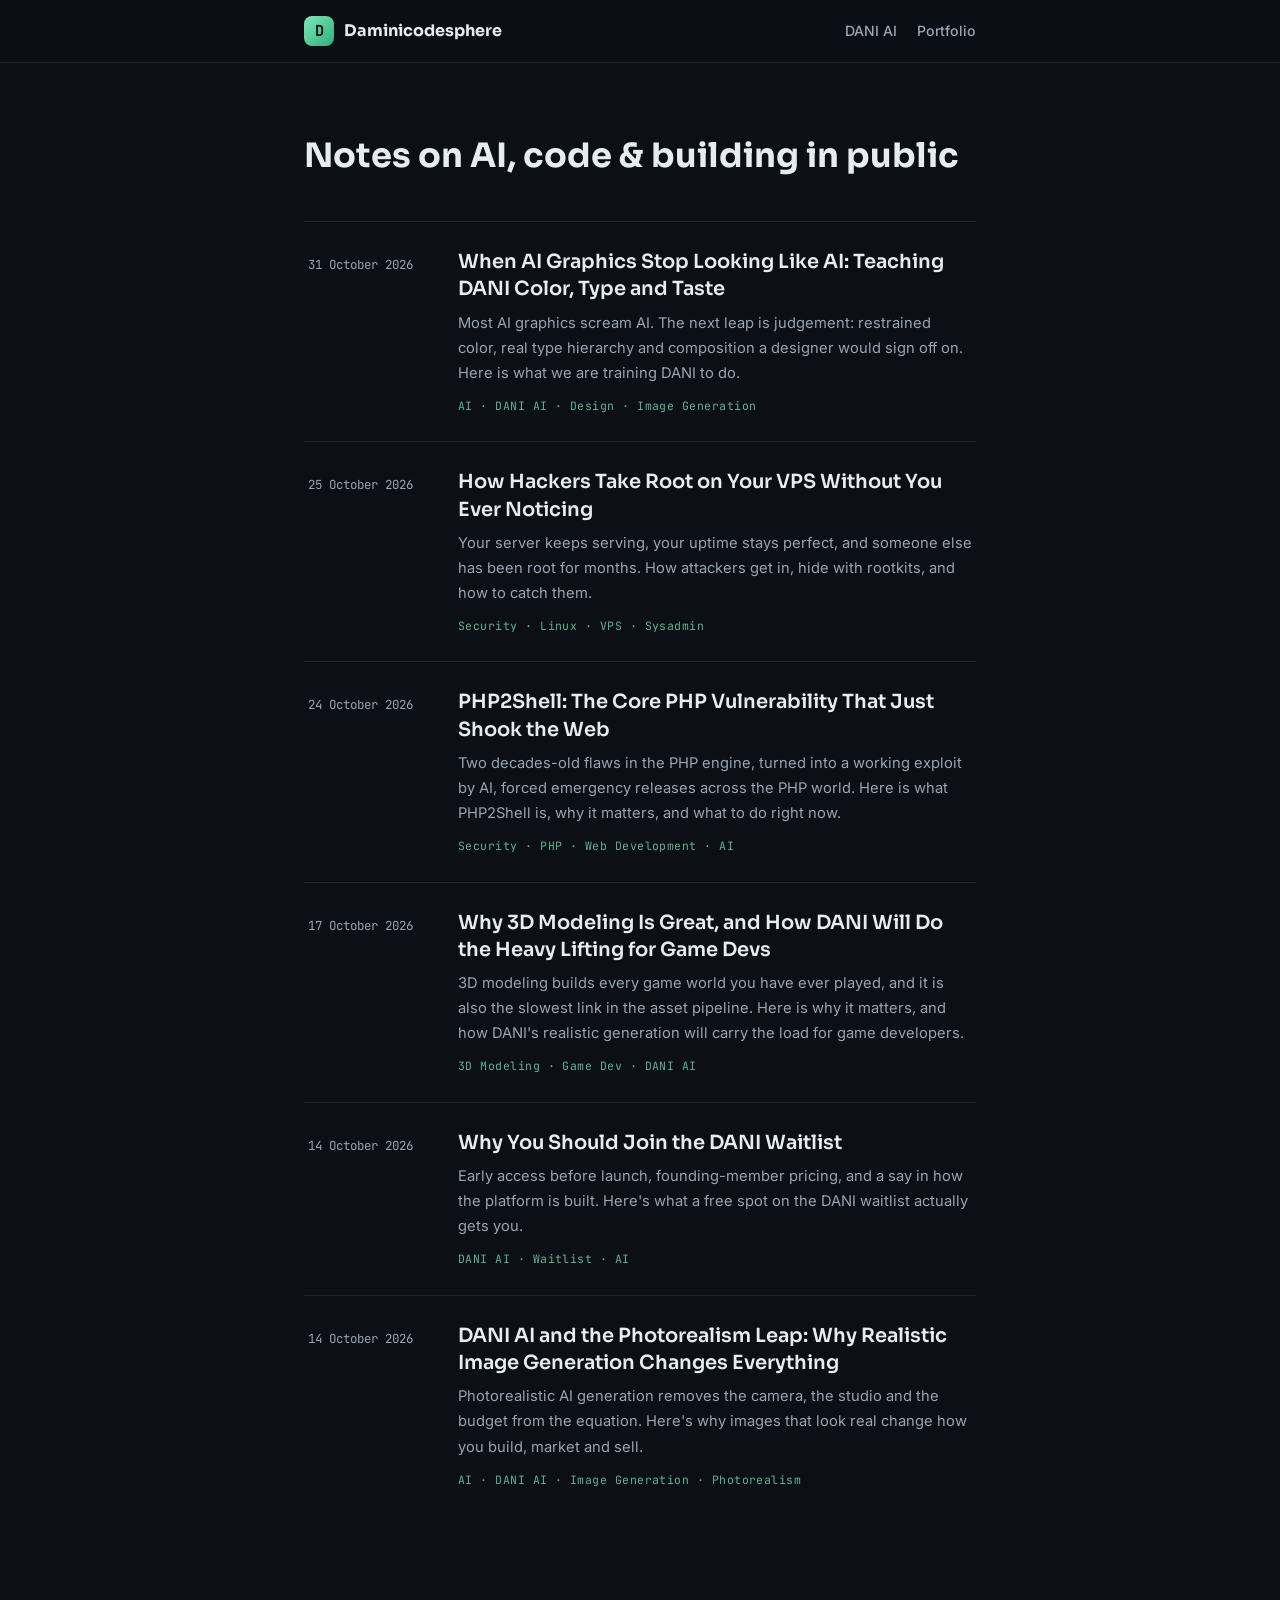
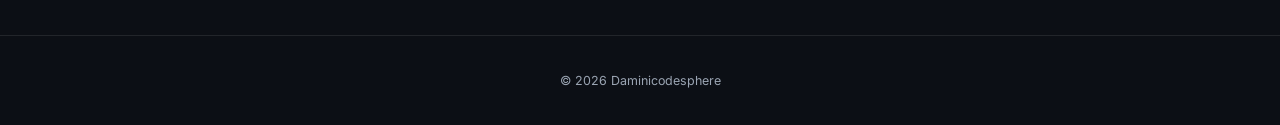
<file: index.html>
<!DOCTYPE html>
<html lang="en">
<head>
  <meta charset="UTF-8" />
  <meta name="viewport" content="width=device-width, initial-scale=1.0" />
  <title>Daminicodesphere Blog</title>
  <meta name="description" content="Notes on AI, code and building in public from Daminicodesphere." />
  <meta property="og:title" content="Daminicodesphere Blog" />
  <meta property="og:description" content="Notes on AI, code and building in public from Daminicodesphere." />
  <meta property="og:type" content="website" />
  <meta property="og:site_name" content="Daminicodesphere Blog" />
  <meta property="og:url" content="https://blog.daminicodesphere.org/" />
  <meta property="og:image" content="https://blog.daminicodesphere.org/assets/img/blog-og.png" />
  <meta property="og:image:width" content="1200" />
  <meta property="og:image:height" content="630" />
  <meta property="og:image:alt" content="Daminicodesphere Blog, notes on AI, code and building in public" />
  <meta name="twitter:card" content="summary_large_image" />
  <meta name="twitter:title" content="Daminicodesphere Blog" />
  <meta name="twitter:description" content="Notes on AI, code and building in public from Daminicodesphere." />
  <meta name="twitter:image" content="https://blog.daminicodesphere.org/assets/img/blog-og.png" />
  <link rel="canonical" href="https://blog.daminicodesphere.org/" />
  <link rel="sitemap" type="application/xml" title="Sitemap" href="https://blog.daminicodesphere.org/sitemap.xml" />
  <link rel="alternate" type="application/rss+xml" title="Daminicodesphere Blog" href="https://blog.daminicodesphere.org/feed.xml" />
  <meta name="theme-color" content="#0C0F15" />
  <link rel="icon" href="data:image/svg+xml,%3Csvg xmlns='http://www.w3.org/2000/svg' viewBox='0 0 64 64'%3E%3Crect width='64' height='64' rx='14' fill='%230C0F15'/%3E%3Ctext x='32' y='42' font-size='30' font-family='monospace' font-weight='bold' text-anchor='middle' fill='%237EE7BB'%3ED%3C/text%3E%3C/svg%3E" />
  <link rel="preconnect" href="https://fonts.googleapis.com" />
  <link rel="preconnect" href="https://fonts.gstatic.com" crossorigin />
  <link href="https://fonts.googleapis.com/css2?family=Sora:wght@600;700;800&family=Inter:wght@400;500;600&family=JetBrains+Mono:wght@400;500&display=swap" rel="stylesheet" />
  <link rel="stylesheet" href="css/style.css" />
</head>
<body>

  <header class="site-head">
    <div class="wrap head-inner">
      <a class="brand" href="./">
        <span class="brand-mark">D</span>
        <span>Daminicodesphere</span>
      </a>
      <nav class="head-nav">
        <a href="https://dani.daminicodesphere.org" target="_blank" rel="noopener">DANI AI</a>
        <a href="https://daminicodesphere.org" target="_blank" rel="noopener">Portfolio</a>
      </nav>
    </div>
  </header>

  <main class="wrap">

    <section class="blog-intro">
      <h1>Notes on AI, code &amp; building in public</h1>
    </section>

    <section class="post-list">
      <div id="postList">
        <p class="loading-inline">Loading…</p>
      </div>
      <p id="emptyState" class="empty-state" hidden>Nothing published yet.</p>
    </section>

  </main>

  <footer class="site-foot">
    <div class="wrap">
      <p class="foot-copy">© <span id="year">2026</span> Daminicodesphere</p>
    </div>
  </footer>

  <script src="js/blog.js"></script>
  <script>
    document.getElementById("year").textContent = new Date().getFullYear();

    fetch("posts/posts.json", { cache: "no-store" })
      .then(r => { if (!r.ok) throw new Error(); return r.json(); })
      .then(posts => {
        const list = document.getElementById("postList");
        list.innerHTML = "";
        if (!posts.length) {
          document.getElementById("emptyState").hidden = false;
          return;
        }
        posts.sort((a, b) => (b.date || "").localeCompare(a.date || ""));
        posts.forEach(p => {
          const a = document.createElement("a");
          a.className = "post-row";
          a.href = "post/" + encodeURIComponent(p.slug);
          a.innerHTML =
            "<time>" + esc(fmtDate(p.date)) + "</time>" +
            "<div class='row-main'>" +
              "<h2>" + esc(p.title) + "</h2>" +
              (p.excerpt ? "<p class='row-excerpt'>" + esc(p.excerpt) + "</p>" : "") +
              ((p.tags || []).length
                ? "<p class='row-tags'>" + (p.tags || []).map(t => esc(t)).join(" · ") + "</p>"
                : "") +
            "</div>";
          list.appendChild(a);
        });
      })
      .catch(() => {
        document.getElementById("postList").innerHTML = "";
        document.getElementById("emptyState").hidden = false;
      });
  </script>
</body>
</html>
</file>
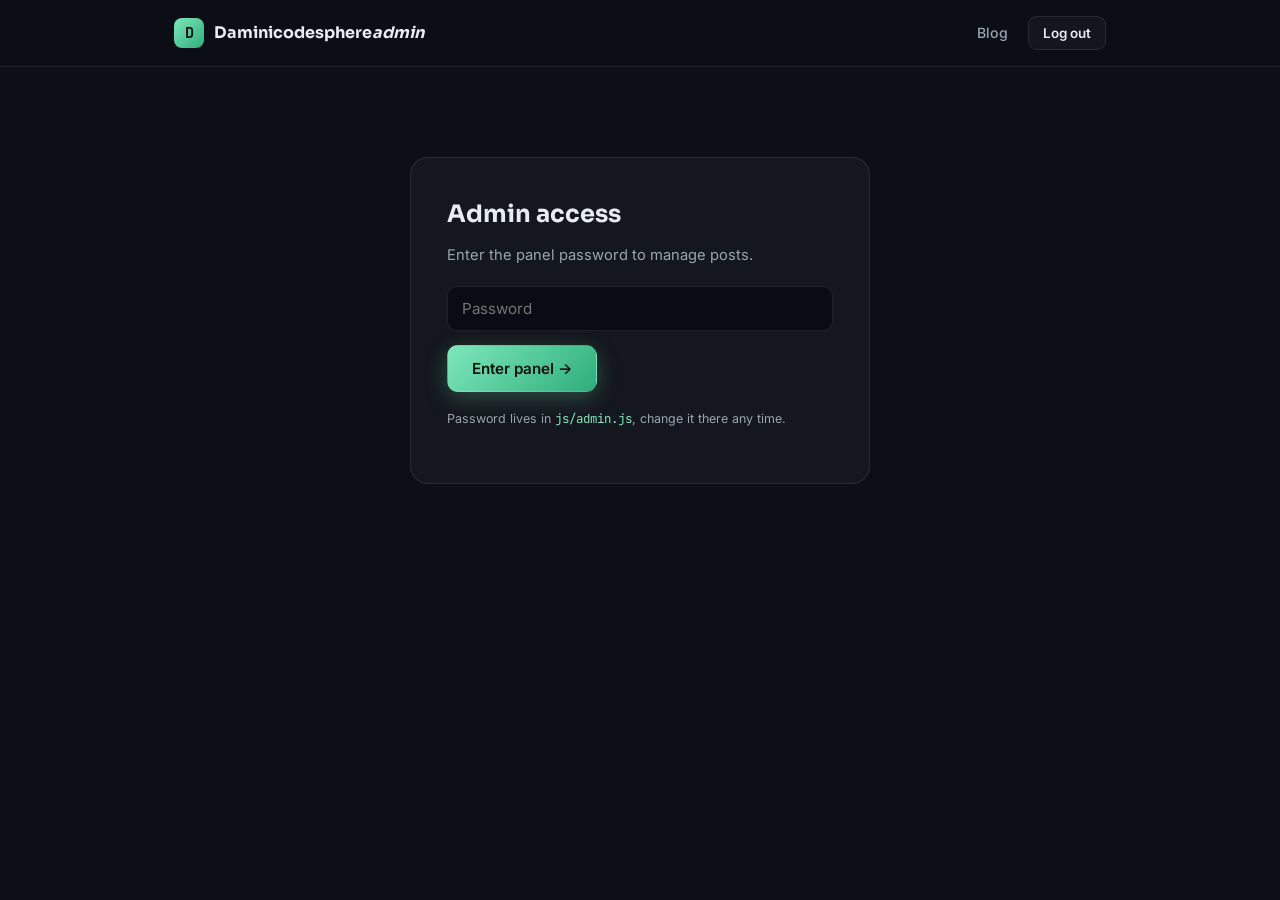
<file: admin.html>
<!DOCTYPE html>
<html lang="en">
<head>
  <meta charset="UTF-8" />
  <meta name="viewport" content="width=device-width, initial-scale=1.0" />
  <title>Admin · Daminicodesphere</title>
  <meta name="robots" content="noindex" />
  <meta name="theme-color" content="#0C0F15" />
  <link rel="icon" href="data:image/svg+xml,%3Csvg xmlns='http://www.w3.org/2000/svg' viewBox='0 0 64 64'%3E%3Crect width='64' height='64' rx='14' fill='%230C0F15'/%3E%3Ctext x='32' y='42' font-size='30' font-family='monospace' font-weight='bold' text-anchor='middle' fill='%237EE7BB'%3ED%3C/text%3E%3C/svg%3E" />
  <link rel="preconnect" href="https://fonts.googleapis.com" />
  <link rel="preconnect" href="https://fonts.gstatic.com" crossorigin />
  <link href="https://fonts.googleapis.com/css2?family=Sora:wght@600;700;800&family=Inter:wght@400;500;600&family=JetBrains+Mono:wght@400;500&display=swap" rel="stylesheet" />
  <link rel="stylesheet" href="css/style.css" />
</head>
<body class="admin-body">

  <header class="site-head">
    <div class="wrap head-inner">
      <a class="brand" href="./">
        <span class="brand-mark">D</span>
        <span>Daminicodesphere<em>admin</em></span>
      </a>
      <nav class="head-nav">
        <a href="./">Blog</a>
        <button class="btn-ghost btn-sm" id="logoutBtn" hidden>Log out</button>
      </nav>
    </div>
  </header>

  <main class="wrap">

    <!-- ===== LOGIN GATE ===== -->
    <section id="gate" class="gate">
      <div class="gate-card">
        <h1>Admin access</h1>
        <p>Enter the panel password to manage posts.</p>
        <form id="gateForm">
          <input type="password" id="gatePass" placeholder="Password" autocomplete="current-password" />
          <button class="btn-solid" type="submit">Enter panel →</button>
        </form>
        <p class="gate-hint">Password lives in <code>js/admin.js</code>, change it there any time.</p>
      </div>
    </section>

    <!-- ===== PANEL ===== -->
    <section id="panel" hidden>

      <!-- token setup -->
      <div id="tokenSetup" class="token-setup" hidden>
        <div class="token-card">
          <h2>Connect GitHub</h2>
          <p>The panel publishes posts straight to the blog repo via the GitHub API. Paste a personal access token with <strong>repo</strong> scope (github.com → Settings → Developer settings → Tokens).</p>
          <p class="token-note">The token is stored only in <em>your</em> browser (localStorage) and sent only to github.com. Revoke it any time on GitHub.</p>
          <input type="password" id="tokenInput" placeholder="ghp_… or github_pat_…" />
          <div class="token-actions">
            <button class="btn-solid" id="tokenSave">Save &amp; test</button>
            <span id="tokenStatus" class="token-status"></span>
          </div>
        </div>
      </div>

      <!-- post manager -->
      <div id="manager" hidden>
        <div class="manager-head">
          <h1>Posts</h1>
          <button class="btn-solid" id="newPostBtn">+ New post</button>
        </div>
        <div id="postList" class="post-list-admin"><p class="loading-inline">Loading…</p></div>
      </div>

      <!-- editor -->
      <div id="editor" hidden>
        <div class="editor-head">
          <button class="btn-ghost btn-sm" id="backBtn">← Back to posts</button>
          <div class="editor-actions">
            <button class="btn-ghost" id="previewBtn">Preview</button>
            <button class="btn-solid" id="publishBtn">Publish</button>
          </div>
        </div>

        <div class="editor-grid">
          <div class="editor-fields">
            <label>Title
              <input id="edTitle" type="text" placeholder="My post title" />
            </label>
            <div class="field-row">
              <label>Cover image URL <em>(optional)</em>
                <input id="edCover" type="text" placeholder="https://…/cover.jpg" />
              </label>
              <label>Tags <em>(comma separated)</em>
                <input id="edTags" type="text" placeholder="AI, image generation" />
              </label>
            </div>
            <label>Excerpt <em>(short summary for the blog cards)</em>
              <textarea id="edExcerpt" rows="2" placeholder="One or two lines about the post…"></textarea>
            </label>

            <div class="md-toolbar">
              <button type="button" data-md="**" data-md-close="**" title="Bold"><b>B</b></button>
              <button type="button" data-md="*" data-md-close="*" title="Italic"><i>I</i></button>
              <button type="button" data-md="## " data-md-close="" title="Heading">H2</button>
              <button type="button" data-md="- " data-md-close="" title="List item">• List</button>
              <button type="button" data-md="> " data-md-close="" title="Quote">❝</button>
              <button type="button" data-md="`" data-md-close="`" title="Code">&lt;/&gt;</button>
              <button type="button" data-md="```js\n" data-md-close="\n```" title="Code block">Block</button>
              <button type="button" data-md="[link text](" data-md-close=")" title="Link">🔗</button>
              <button type="button" data-md="![alt text](" data-md-close=")" title="Image">🖼</button>
            </div>
            <label>Content <em>(markdown)</em>
              <textarea id="edContent" rows="18" placeholder="# My heading&#10;&#10;Write the post in markdown…"></textarea>
            </label>
          </div>

          <aside class="editor-preview">
            <p class="preview-label">Live preview</p>
            <div id="previewPane" class="preview-pane article-body"></div>
          </aside>
        </div>
      </div>

    </section>

    <div id="toast" class="toast" role="status"></div>

  </main>

  <script src="js/config.js"></script>
  <script src="js/blog.js"></script>
  <script src="js/admin.js"></script>
</body>
</html>
</file>
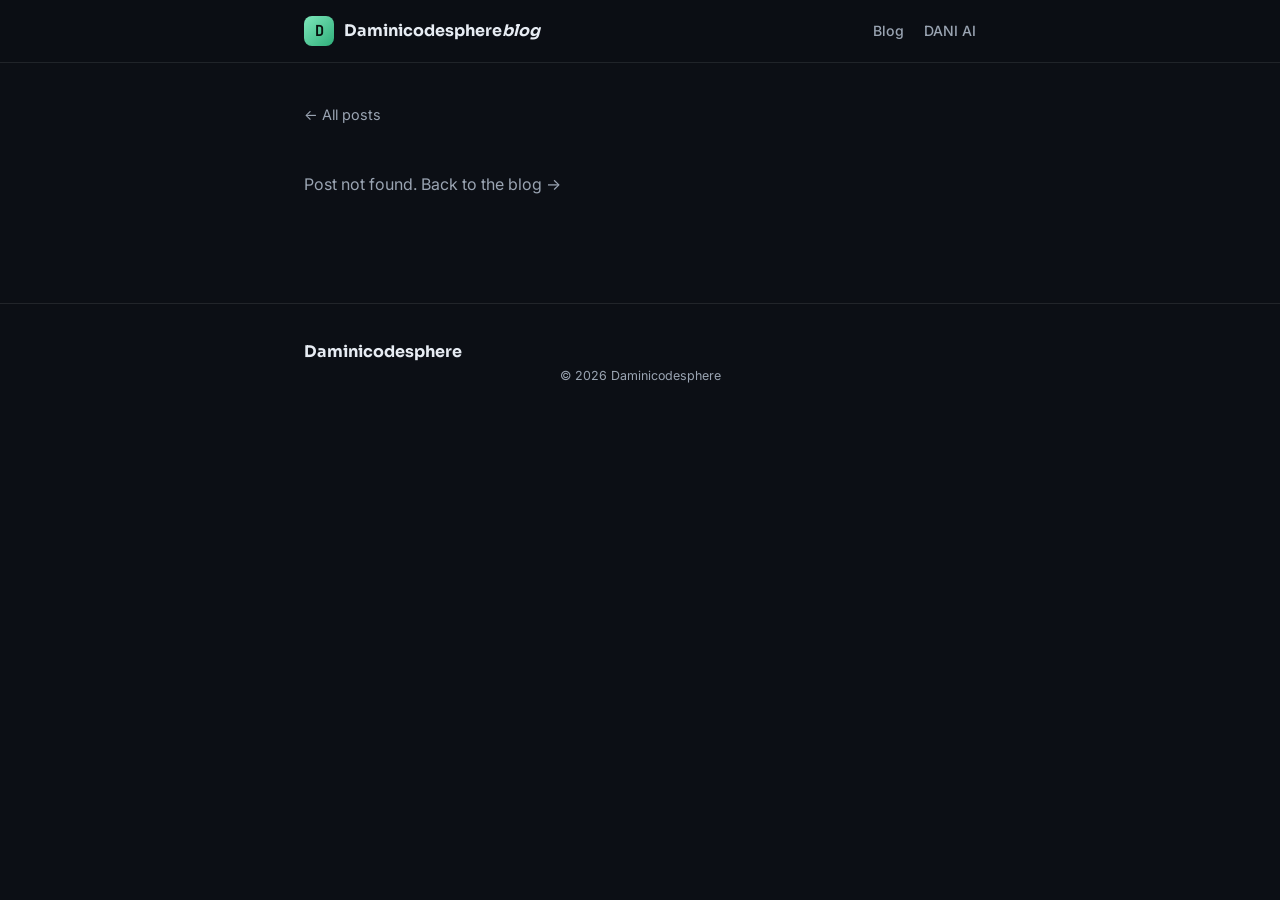
<file: post.html>
<!DOCTYPE html>
<html lang="en">
<head>
  <meta charset="UTF-8" />
  <meta name="viewport" content="width=device-width, initial-scale=1.0" />
  <title>Post · Daminicodesphere Blog</title>
  <meta name="description" content="Notes on AI, code and building in public from Daminicodesphere." />
  <meta name="theme-color" content="#0C0F15" />
  <link rel="canonical" href="https://blog.daminicodesphere.org/" />
  <link rel="sitemap" type="application/xml" title="Sitemap" href="https://blog.daminicodesphere.org/sitemap.xml" />
  <meta property="og:site_name" content="Daminicodesphere Blog" />
  <meta property="og:type" content="article" />
  <meta property="og:title" content="Daminicodesphere Blog" />
  <meta property="og:description" content="Notes on AI, code and building in public from Daminicodesphere." />
  <meta property="og:url" content="https://blog.daminicodesphere.org/" />
  <meta property="og:image" content="https://blog.daminicodesphere.org/assets/img/blog-og.png" />
  <meta property="og:image:width" content="1200" />
  <meta property="og:image:height" content="630" />
  <meta name="twitter:card" content="summary_large_image" />
  <meta name="twitter:title" content="Daminicodesphere Blog" />
  <meta name="twitter:description" content="Notes on AI, code and building in public from Daminicodesphere." />
  <meta name="twitter:image" content="https://blog.daminicodesphere.org/assets/img/blog-og.png" />
  <link rel="icon" href="data:image/svg+xml,%3Csvg xmlns='http://www.w3.org/2000/svg' viewBox='0 0 64 64'%3E%3Crect width='64' height='64' rx='14' fill='%230C0F15'/%3E%3Ctext x='32' y='42' font-size='30' font-family='monospace' font-weight='bold' text-anchor='middle' fill='%237EE7BB'%3ED%3C/text%3E%3C/svg%3E" />
  <link rel="preconnect" href="https://fonts.googleapis.com" />
  <link rel="preconnect" href="https://fonts.gstatic.com" crossorigin />
  <link href="https://fonts.googleapis.com/css2?family=Sora:wght@600;700;800&family=Inter:wght@400;500;600&family=JetBrains+Mono:wght@400;500&display=swap" rel="stylesheet" />
  <link rel="stylesheet" href="/css/style.css" />
</head>
<body>

  <header class="site-head">
    <div class="wrap head-inner">
      <a class="brand" href="/">
        <span class="brand-mark">D</span>
        <span>Daminicodesphere<em>blog</em></span>
      </a>
      <nav class="head-nav">
        <a href="/">Blog</a>
        <a href="https://dani.daminicodesphere.org" target="_blank" rel="noopener">DANI AI</a>
      </nav>
    </div>
  </header>

  <main class="wrap">

    <a class="back-link" href="/">← All posts</a>

    <article id="article" class="article">
      <p class="loading-inline">Loading post…</p>
    </article>

  </main>

  <footer class="site-foot">
    <div class="wrap">
      <p class="foot-brand">Daminicodesphere</p>
      <p class="foot-copy">© <span id="year">2026</span> Daminicodesphere</p>
    </div>
  </footer>

  <script src="/js/config.js"></script>
  <script src="/js/blog.js"></script>
  <script>
    document.getElementById("year").textContent = new Date().getFullYear();

    const qs = new URLSearchParams(location.search).get("slug");
    const slug = qs || decodeURIComponent((location.pathname.split("/").filter(Boolean)[1] || ""));

    fetch("/posts/posts.json", { cache: "no-store" })
      .then(r => { if (!r.ok) throw new Error(); return r.json(); })
      .then(async posts => {
        const post = posts.find(p => p.slug === slug);
        if (!post) throw new Error("not found");

        const md = await fetch("/" + post.file, { cache: "no-store" })
          .then(r => { if (!r.ok) throw new Error(); return r.text(); });

        document.title = post.title + " · Daminicodesphere Blog";

        // per-post SEO: canonical, OG, Twitter, JSON-LD
        const postUrl = "https://blog.daminicodesphere.org/post/" + post.slug;
        const coverUrl = post.cover ? (post.cover.startsWith("http") ? post.cover : "https://blog.daminicodesphere.org/" + post.cover) : "https://blog.daminicodesphere.org/assets/img/blog-og.png";
        const setMeta = (selector, attr, value) => {
          let el = document.head.querySelector(selector);
          if (!el) {
            el = document.createElement("meta");
            const m = selector.match(/\[(name|property)="([^"]+)"\]/);
            if (m) el.setAttribute(m[1], m[2]);
            document.head.appendChild(el);
          }
          el.setAttribute(attr, value);
        };
        setMeta('meta[name="description"]', "content", post.excerpt || "");
        setMeta('meta[property="og:title"]', "content", post.title);
        setMeta('meta[property="og:description"]', "content", post.excerpt || "");
        setMeta('meta[property="og:url"]', "content", postUrl);
        setMeta('meta[property="og:image"]', "content", coverUrl);
        setMeta('meta[property="og:type"]', "content", "article");
        setMeta('meta[property="article:published_time"]', "content", post.date);
        setMeta('meta[name="twitter:title"]', "content", post.title);
        setMeta('meta[name="twitter:description"]', "content", post.excerpt || "");
        setMeta('meta[name="twitter:image"]', "content", coverUrl);
        let canonical = document.head.querySelector('link[rel="canonical"]');
        if (canonical) canonical.setAttribute("href", postUrl);
        const ld = document.createElement("script");
        ld.type = "application/ld+json";
        ld.textContent = JSON.stringify({
          "@context": "https://schema.org",
          "@type": "BlogPosting",
          headline: post.title,
          description: post.excerpt || "",
          image: [coverUrl],
          datePublished: post.date,
          dateModified: post.date,
          author: { "@type": "Organization", name: "Daminicodesphere" },
          publisher: { "@type": "Organization", name: "Daminicodesphere" },
          mainEntityOfPage: { "@type": "WebPage", "@id": postUrl }
        });
        document.head.appendChild(ld);

        document.getElementById("article").innerHTML =
          '<p class="post-meta tags-row">' +
            (post.tags || []).map(t => '<span class="tag">' + esc(t) + "</span>").join(" ") +
          "</p>" +
          "<h1 class='article-title'>" + esc(post.title) + "</h1>" +
          '<p class="post-meta">' + esc(fmtDate(post.date)) +
            '<span class="dot">·</span> ' + readingTime(md) + " min read</p>" +
          (post.cover ? '<figure class="article-cover"><img src="' + esc((post.cover.startsWith("/") ? post.cover : "/" + post.cover)) + '" alt="' + esc(post.title) + '"></figure>' : "") +
          '<div class="article-body">' + renderMarkdown(md) + "</div>" +
          '<div class="article-cta">' +
            "<p>Questions or feedback? Reach the team.</p>" +
            '<a class="btn-solid" href="mailto:' + DCS.contact.email + '?subject=' +
              encodeURIComponent("Daminicodesphere blog feedback") +
              '">support@daminicodesphere.org</a>' +
          "</div>";
      })
      .catch(() => {
        document.getElementById("article").innerHTML =
          '<p class="loading-inline">Post not found. <a href="/">Back to the blog →</a></p>';
      });
  </script>
</body>
</html>
</file>
<file: css/style.css>
/* ============================
   DAMINICODESPHERE BLOG — CSS
   write-up style, editorial
   ============================ */

:root {
  --bg: #0C0F15;
  --card: rgba(255, 255, 255, 0.035);
  --line: rgba(255, 255, 255, 0.09);
  --text: #E7ECF3;
  --muted: #9AA4B2;
  --accent: #7EE7BB;
  --accent-deep: #2fae7a;
  --danger: #ff6b6b;
  --font-head: "Sora", sans-serif;
  --font-body: "Inter", sans-serif;
  --font-mono: "JetBrains Mono", monospace;
}

* { margin: 0; padding: 0; box-sizing: border-box; }
html { scroll-behavior: smooth; }
html, body { overflow-x: clip; }

body {
  background: var(--bg);
  color: var(--text);
  font-family: var(--font-body);
  line-height: 1.7;
  -webkit-font-smoothing: antialiased;
}

::selection { background: var(--accent); color: #08120e; }
a { color: inherit; text-decoration: none; }
.wrap { max-width: 720px; margin: 0 auto; padding: 0 24px; }

/* ---------- header ---------- */
.site-head {
  position: sticky; top: 0; z-index: 50;
  background: rgba(12, 15, 21, 0.82);
  backdrop-filter: blur(14px);
  border-bottom: 1px solid var(--line);
}
.head-inner {
  display: flex; align-items: center; justify-content: space-between;
  padding-top: 16px; padding-bottom: 16px;
}
.brand {
  display: inline-flex; align-items: center; gap: 10px;
  font-family: var(--font-head); font-weight: 700; font-size: 1rem;
}
.brand-mark {
  width: 30px; height: 30px; border-radius: 8px;
  display: inline-flex; align-items: center; justify-content: center;
  background: linear-gradient(135deg, #7EE7BB, #2fae7a);
  color: #08120e; font-family: var(--font-mono); font-weight: 700; font-size: .95rem;
}
.head-nav { display: flex; gap: 20px; align-items: center; }
.head-nav a { color: var(--muted); font-size: .88rem; font-weight: 500; transition: color .2s; }
.head-nav a:hover { color: var(--text); }

/* ---------- intro ---------- */
.blog-intro { padding: 72px 0 44px; }
.blog-intro h1 {
  font-family: var(--font-head); font-weight: 700;
  font-size: clamp(1.5rem, 3.6vw, 2.1rem); line-height: 1.25;
}
.blog-intro p { color: var(--muted); margin-top: 10px; font-size: .95rem; }

/* ---------- post list (write-up style) ---------- */
.post-list { padding-bottom: 90px; }
.post-row {
  display: grid; grid-template-columns: 130px 1fr; gap: 20px;
  padding: 26px 4px;
  border-top: 1px solid var(--line);
  transition: background .2s ease;
}
.post-row:hover { background: rgba(255, 255, 255, 0.025); }
.post-row time {
  font-family: var(--font-mono); font-size: .78rem; color: var(--muted);
  padding-top: 6px;
}
.row-main h2 {
  font-family: var(--font-head); font-weight: 600;
  font-size: 1.22rem; line-height: 1.4;
  transition: color .2s ease;
}
.post-row:hover .row-main h2 { color: var(--accent); }
.row-excerpt { color: var(--muted); font-size: .92rem; margin-top: 8px; }
.row-tags {
  font-family: var(--font-mono); font-size: .72rem; color: var(--accent);
  opacity: .75; margin-top: 10px; letter-spacing: .04em;
}
.empty-state, .loading-inline { color: var(--muted); padding: 34px 0; }

/* ---------- article ---------- */
.back-link {
  display: inline-block; margin: 40px 0 10px;
  color: var(--muted); font-size: .9rem;
}
.back-link:hover { color: var(--accent); }
.article { padding-bottom: 40px; }
.tags-row { margin-top: 32px; gap: 8px; }
.article-title {
  font-family: var(--font-head); font-weight: 800;
  font-size: clamp(1.7rem, 4.4vw, 2.5rem); line-height: 1.18;
  margin: 10px 0 14px;
}
.article-cover { margin: 28px 0; border-radius: 14px; overflow: hidden; border: 1px solid var(--line); }
.article-cover img { width: 100%; display: block; }
.article-body { margin-top: 26px; font-size: 1.02rem; }
.article-body p { margin: 18px 0; color: #d6dde6; }
.article-body h1, .article-body h2, .article-body h3, .article-body h4 {
  font-family: var(--font-head); margin: 34px 0 12px; line-height: 1.3;
}
.article-body h1 { font-size: 1.7rem; }
.article-body h2 { font-size: 1.4rem; }
.article-body h3 { font-size: 1.15rem; }
.article-body h4 { font-size: 1rem; }
.article-body a { color: var(--accent); text-decoration: underline; text-underline-offset: 3px; }
.article-body ul, .article-body ol { margin: 18px 0 18px 24px; display: grid; gap: 8px; color: #d6dde6; }
.article-body blockquote {
  border-left: 3px solid var(--accent);
  padding: 8px 0 8px 20px; margin: 24px 0;
  color: var(--muted); font-style: italic;
}
.article-body figure { margin: 24px 0; }
.article-body img { max-width: 100%; border-radius: 12px; }
.article-body hr { border: 0; border-top: 1px solid var(--line); margin: 34px 0; }
.inline-code {
  font-family: var(--font-mono); font-size: .86em;
  background: rgba(126, 231, 187, 0.1); color: var(--accent);
  padding: 2px 7px; border-radius: 6px;
}
.code-block {
  position: relative; margin: 22px 0;
  background: #090c12; border: 1px solid var(--line);
  border-radius: 12px; padding: 18px; overflow-x: auto;
}
.code-lang {
  font-family: var(--font-mono); font-size: .68rem; color: var(--muted);
  letter-spacing: .12em; text-transform: uppercase; margin-bottom: 10px;
}
.code-block code {
  font-family: var(--font-mono); font-size: .85rem; line-height: 1.6;
  color: #c9f5e3; white-space: pre;
}
.article-cta {
  margin-top: 44px; padding: 24px;
  border: 1px solid rgba(126, 231, 187, 0.3); border-radius: 14px;
  background: rgba(126, 231, 187, 0.05);
  display: flex; flex-direction: column; gap: 14px; align-items: flex-start;
}
.article-cta p { font-family: var(--font-head); font-weight: 600; }
.post-meta {
  display: flex; align-items: center; gap: 8px; flex-wrap: wrap;
  color: var(--muted); font-size: .8rem; font-family: var(--font-mono);
}
.post-meta .dot { opacity: .5; }
.tag {
  font-family: var(--font-mono); font-size: .68rem;
  color: var(--accent); background: rgba(126, 231, 187, 0.09);
  border: 1px solid rgba(126, 231, 187, 0.25);
  padding: 3px 9px; border-radius: 99px;
}

/* ---------- buttons ---------- */
.btn-solid, .btn-ghost, .btn-danger {
  display: inline-flex; align-items: center; justify-content: center; gap: 8px;
  font-family: var(--font-body); font-weight: 600; font-size: .95rem;
  padding: 13px 24px; border-radius: 11px; cursor: pointer;
  border: 1px solid transparent; transition: all .2s ease;
}
.btn-sm { padding: 8px 14px; font-size: .84rem; border-radius: 9px; }
.btn-solid {
  background: linear-gradient(135deg, var(--accent), var(--accent-deep));
  color: #08120e; box-shadow: 0 6px 22px rgba(126, 231, 187, 0.25);
}
.btn-solid:hover { transform: translateY(-2px); box-shadow: 0 10px 30px rgba(126, 231, 187, 0.35); }
.btn-solid:disabled { opacity: .6; cursor: wait; transform: none; }
.btn-ghost { background: var(--card); border-color: var(--line); color: var(--text); }
.btn-ghost:hover { background: rgba(255,255,255,0.08); transform: translateY(-1px); }
.btn-danger { background: rgba(255, 107, 107, 0.12); border-color: rgba(255, 107, 107, 0.4); color: var(--danger); }
.btn-danger:hover { background: rgba(255, 107, 107, 0.2); }

/* ---------- footer ---------- */
.site-foot {
  margin-top: 30px; border-top: 1px solid var(--line);
  padding: 34px 0;
}
.foot-copy { color: var(--muted); font-size: .78rem; text-align: center; }
.foot-copy a { color: var(--accent); }
.foot-brand { font-family: var(--font-head); font-weight: 700; }
.foot-note { color: var(--muted); font-size: .88rem; margin-top: 6px; }

/* ============ ADMIN (private, /admin) ============ */
.admin-body .wrap { max-width: 980px; }
.gate { display: flex; justify-content: center; padding: 90px 0; }
.gate-card, .token-card {
  width: min(460px, 100%);
  background: var(--card); border: 1px solid var(--line);
  border-radius: 18px; padding: 36px;
}
.gate-card h1 { font-family: var(--font-head); font-size: 1.5rem; margin-bottom: 8px; }
.gate-card p, .token-card p { color: var(--muted); font-size: .92rem; margin-bottom: 18px; }
.gate-hint { font-size: .78rem !important; color: var(--muted); margin-top: 16px !important; }
.gate-hint code { font-family: var(--font-mono); color: var(--accent); }

.gate-card input, .token-card input, .editor-fields input, .editor-fields textarea {
  width: 100%; padding: 12px 14px; margin-bottom: 14px;
  background: #090c12; border: 1px solid var(--line); border-radius: 10px;
  color: var(--text); font-family: var(--font-body); font-size: .95rem;
  transition: border-color .2s;
}
.gate-card input:focus, .token-card input:focus, .editor-fields input:focus, .editor-fields textarea:focus {
  outline: none; border-color: rgba(126, 231, 187, 0.5);
}

.token-setup { display: flex; justify-content: center; padding: 60px 0; }
.token-note {
  font-size: .8rem !important;
  border-left: 3px solid var(--accent); padding-left: 14px;
}
.token-actions { display: flex; align-items: center; gap: 14px; }
.token-actions .btn-solid { margin-bottom: 14px; }
.token-status { font-size: .85rem; color: var(--accent); }

.manager-head {
  display: flex; justify-content: space-between; align-items: center;
  padding: 40px 0 20px;
}
.manager-head h1 { font-family: var(--font-head); font-size: 1.7rem; }
.post-list-admin { display: grid; gap: 12px; padding-bottom: 60px; }
.post-row-admin {
  display: flex; justify-content: space-between; align-items: center; gap: 14px;
  background: var(--card); border: 1px solid var(--line);
  border-radius: 13px; padding: 16px 20px;
}
.post-row-admin strong { display: block; font-family: var(--font-head); font-size: .98rem; }
.post-row-admin span { color: var(--muted); font-size: .8rem; font-family: var(--font-mono); }
.row-actions { display: flex; gap: 8px; flex-shrink: 0; }

.editor-head {
  display: flex; justify-content: space-between; align-items: center;
  padding: 30px 0 20px; gap: 12px; flex-wrap: wrap;
}
.editor-actions { display: flex; gap: 10px; }

.editor-grid { display: grid; grid-template-columns: 1.2fr .8fr; gap: 26px; padding-bottom: 60px; }
.editor-fields label { display: block; font-size: .82rem; font-weight: 600; color: var(--muted); margin-bottom: 14px; }
.editor-fields label em { font-style: normal; opacity: .6; font-weight: 400; }
.field-row { display: grid; grid-template-columns: 1fr 1fr; gap: 14px; }

.md-toolbar { display: flex; gap: 6px; flex-wrap: wrap; margin-bottom: 10px; }
.md-toolbar button {
  background: var(--card); border: 1px solid var(--line);
  color: var(--muted); border-radius: 8px;
  min-width: 34px; height: 32px; padding: 0 8px;
  font-family: var(--font-mono); font-size: .78rem; cursor: pointer;
  transition: all .15s;
}
.md-toolbar button:hover { color: var(--accent); border-color: rgba(126, 231, 187, 0.4); }

.editor-preview { position: sticky; top: 90px; align-self: start; }
.preview-label {
  font-family: var(--font-mono); font-size: .72rem; color: var(--muted);
  letter-spacing: .14em; text-transform: uppercase; margin-bottom: 10px;
}
.preview-pane {
  background: var(--card); border: 1px solid var(--line);
  border-radius: 14px; padding: 24px; min-height: 300px; max-height: 70vh;
  overflow-y: auto;
}
.preview-pane.fullscreen { position: fixed; inset: 20px; z-index: 200; max-height: none; }

.toast {
  position: fixed; left: 50%; bottom: 28px; z-index: 300;
  transform: translate(-50%, 90px);
  background: linear-gradient(135deg, var(--accent), var(--accent-deep));
  color: #08120e; font-weight: 700; font-size: .9rem;
  padding: 12px 22px; border-radius: 12px;
  box-shadow: 0 14px 40px rgba(126, 231, 187, 0.35);
  opacity: 0; pointer-events: none;
  transition: transform .35s cubic-bezier(.2,.9,.3,1.3), opacity .3s;
}
.toast.show { transform: translate(-50%, 0); opacity: 1; }
.toast.bad { background: linear-gradient(135deg, #ff8a8a, #e05555); color: #2a0808; }

/* ---------- responsive ---------- */
@media (max-width: 620px) {
  .post-row { grid-template-columns: 1fr; gap: 6px; padding: 22px 4px; }
  .post-row time { padding-top: 0; }
  .head-nav a { font-size: .82rem; }
  .head-nav { gap: 14px; }
  .editor-grid { grid-template-columns: 1fr; }
  .editor-preview { position: static; }
  .post-row-admin { flex-direction: column; align-items: flex-start; }
  .field-row { grid-template-columns: 1fr; }
}
</file>
